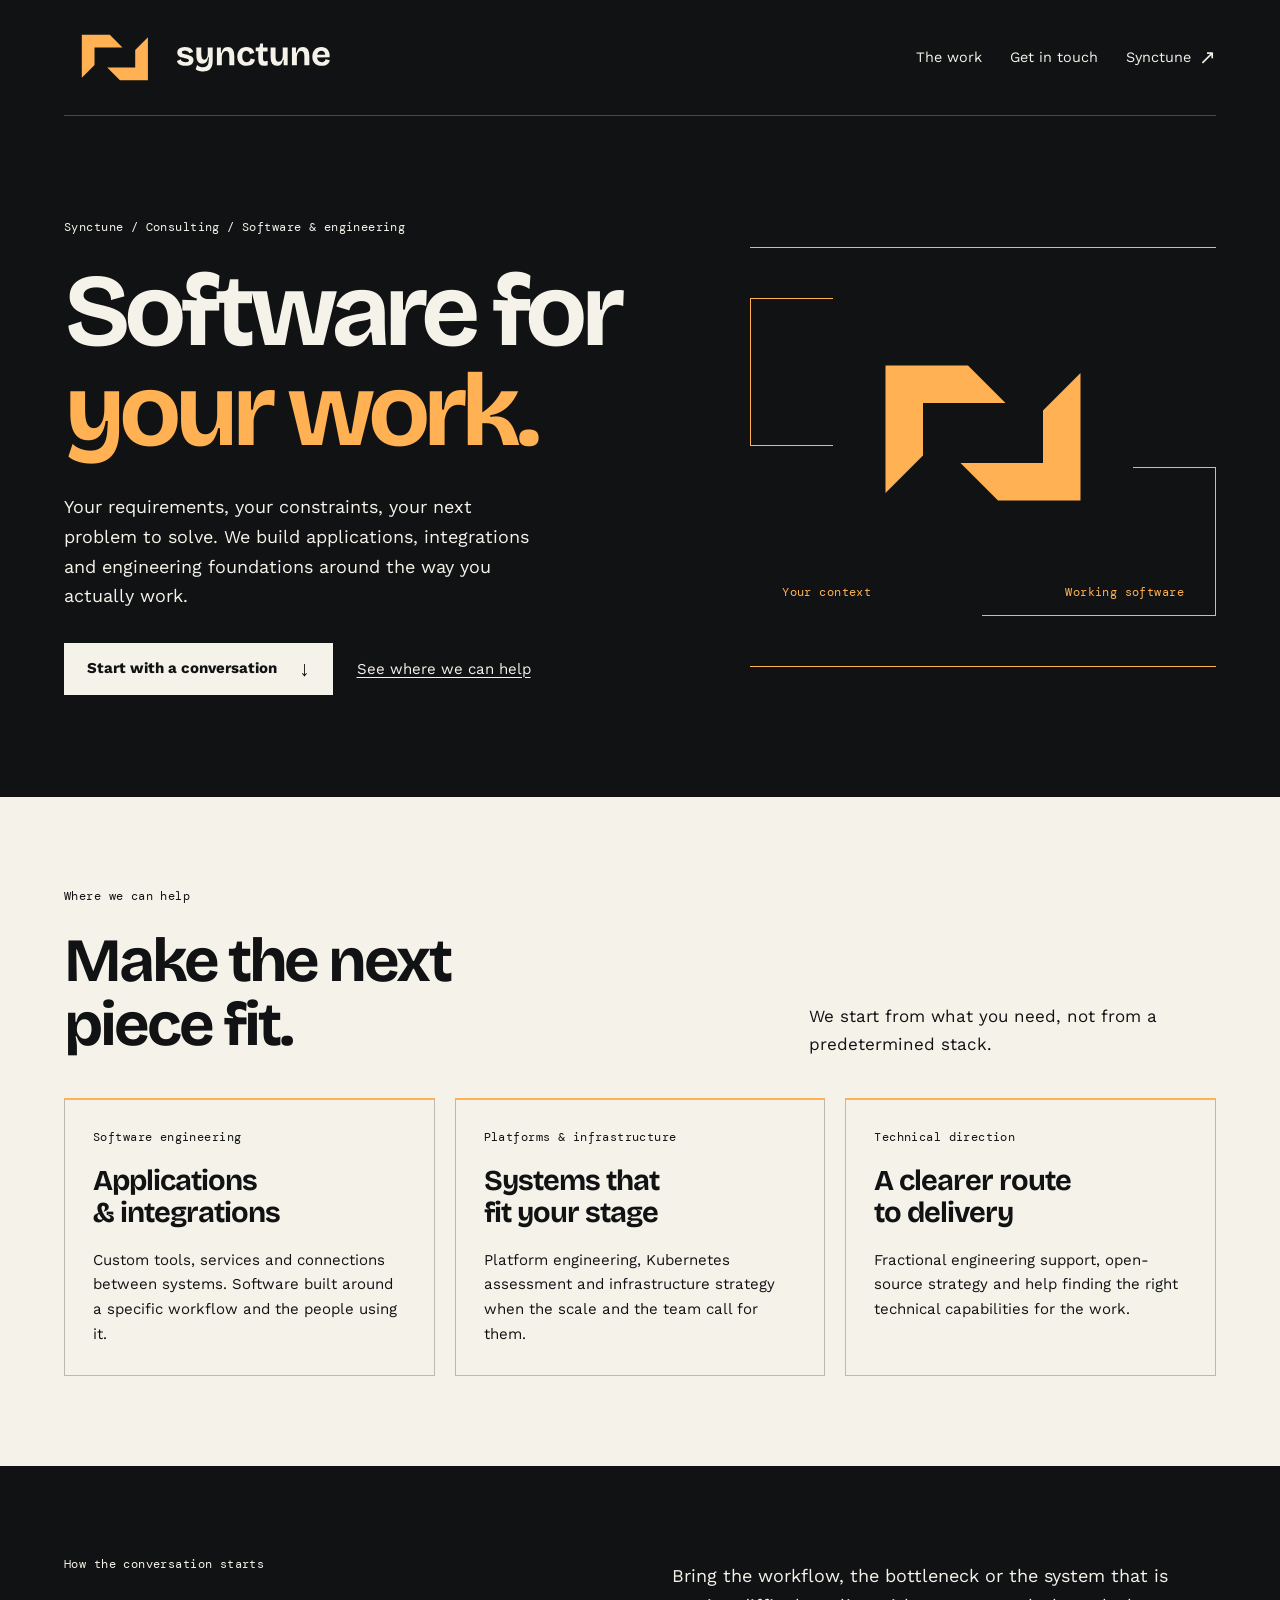
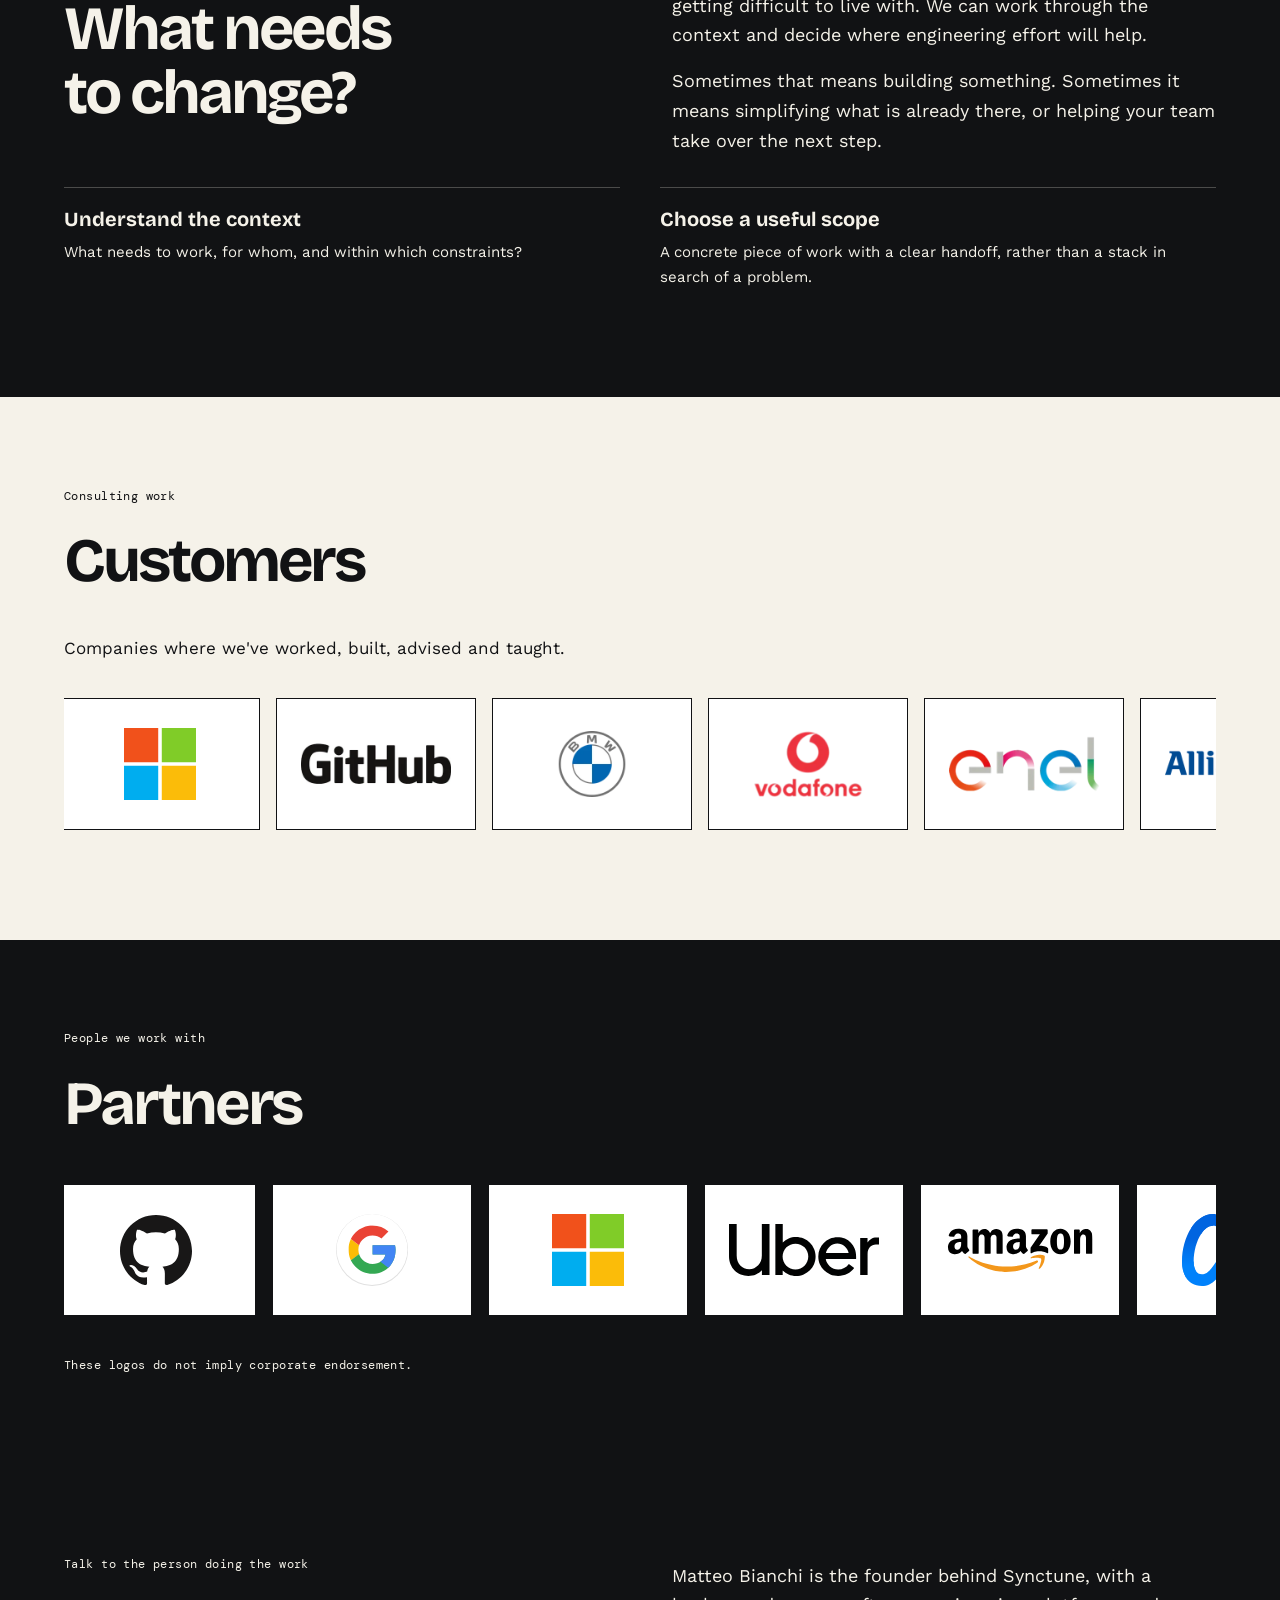
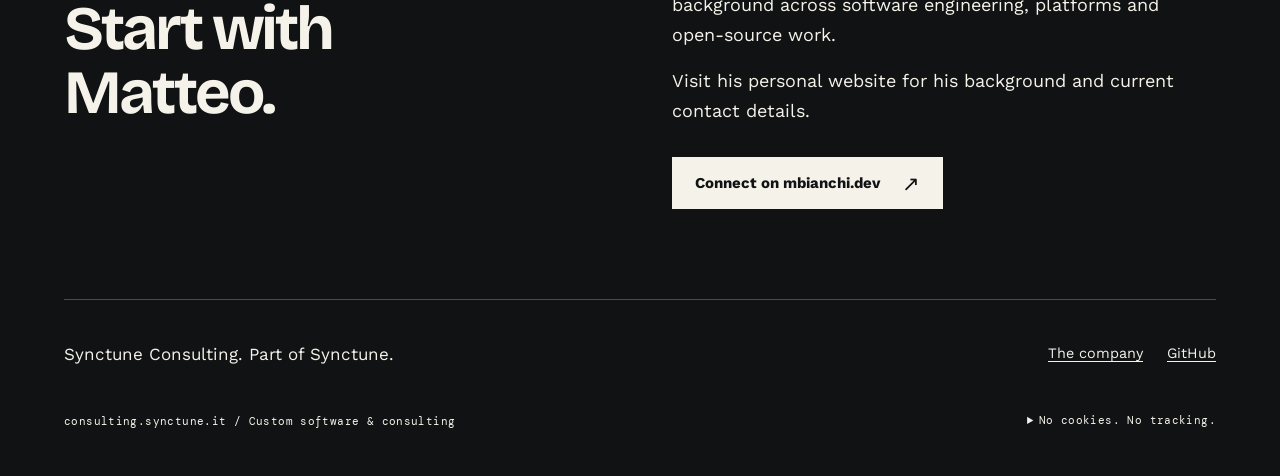
<file: index.html>
<!doctype html>
<html lang="en">
<head>
  <meta charset="utf-8">
  <meta name="viewport" content="width=device-width, initial-scale=1">
  <meta name="description" content="Synctune Consulting: custom software, integrations, platform engineering and open-source strategy. Work with Matteo Bianchi through Synctune.">
  <meta name="theme-color" content="#111214">
  <meta property="og:type" content="website">
  <meta property="og:title" content="Synctune Consulting | Software for your work">
  <meta property="og:description" content="Custom software, integrations, platform engineering and technical direction, built around your context.">
  <meta property="og:url" content="https://consulting.synctune.it/">
  <meta property="og:image" content="https://consulting.synctune.it/assets/social.png">
  <meta property="og:image:alt" content="Synctune Consulting's amber Common ground symbol and wordmark.">
  <link rel="canonical" href="https://consulting.synctune.it/">
  <link rel="icon" href="assets/favicon.svg" type="image/svg+xml">
  <link rel="apple-touch-icon" href="assets/apple-touch-icon.png">
  <link rel="stylesheet" href="assets/styles.css">
  <link rel="stylesheet" href="assets/brand.css">
  <link rel="preload" href="assets/fonts/BricolageGrotesque-Bold.ttf" as="font" type="font/ttf" crossorigin>
  <script src="assets/carousels.js" defer></script>
  <title>Synctune Consulting | Software for your work</title>
</head>
<body>
  <a class="skip-link" href="#main">Skip to content</a>
  <header class="site-header wrap">
    <a class="brand" href="./"><img src="assets/logo.svg" alt="Synctune Consulting home" width="881" height="320"></a>
    <nav class="site-nav" aria-label="Main navigation"><a href="#work">The work</a><a href="#contact">Get in touch</a><a href="https://synctune.it">Synctune <span class="arrow" aria-hidden="true">&#8599;</span></a></nav>
  </header>
  <main id="main" tabindex="-1">
    <section class="branch-hero wrap" aria-labelledby="hero-title">
      <div class="hero-copy"><p class="eyebrow">Synctune / Consulting / Software &amp; engineering</p><h1 id="hero-title">Software for<br><span class="accent">your work.</span></h1><p>Your requirements, your constraints, your next problem to solve. We build applications, integrations and engineering foundations around the way you actually work.</p><div class="actions"><a class="button" href="#contact">Start with a conversation <span class="arrow" aria-hidden="true">&#8595;</span></a><a class="text-link" href="#work">See where we can help</a></div></div>
      <div class="hero-art handoff" aria-hidden="true"><img src="assets/symbol.svg" alt="" width="320" height="320"><div class="art-caption"><span>Your context</span><span>Working software</span></div></div>
    </section>
    <section id="work" class="section light" aria-labelledby="work-title">
      <div class="wrap">
        <div class="section-heading"><div><p class="eyebrow">Where we can help</p><h2 id="work-title">Make the next<br>piece fit.</h2></div><p>We start from what you need, not from a predetermined stack.</p></div>
        <div class="cards">
          <article class="card"><p class="meta">Software engineering</p><h3>Applications<br>&amp; integrations</h3><p>Custom tools, services and connections between systems. Software built around a specific workflow and the people using it.</p></article>
          <article class="card"><p class="meta">Platforms &amp; infrastructure</p><h3>Systems that<br>fit your stage</h3><p>Platform engineering, Kubernetes assessment and infrastructure strategy when the scale and the team call for them.</p></article>
          <article class="card"><p class="meta">Technical direction</p><h3>A clearer route<br>to delivery</h3><p>Fractional engineering support, open-source strategy and help finding the right technical capabilities for the work.</p></article>
        </div>
      </div>
    </section>
    <section class="section wrap" aria-labelledby="context-title">
      <div class="split"><div><p class="eyebrow">How the conversation starts</p><h2 id="context-title">What needs<br>to change?</h2></div><div class="split-copy"><p>Bring the workflow, the bottleneck or the system that is getting difficult to live with. We can work through the context and decide where engineering effort will help.</p><p>Sometimes that means building something. Sometimes it means simplifying what is already there, or helping your team take over the next step.</p></div></div>
      <ul class="service-list"><li><strong>Understand the context</strong><span>What needs to work, for whom, and within which constraints?</span></li><li><strong>Choose a useful scope</strong><span>A concrete piece of work with a clear handoff, rather than a stack in search of a problem.</span></li></ul>
    </section>
    <section id="customers" class="section light" aria-labelledby="customers-title" aria-roledescription="carousel" data-carousel>
      <div class="wrap">
        <div class="section-heading">
          <div><p class="eyebrow">Consulting work</p><h2 id="customers-title">Customers</h2></div>
        </div>
        <p class="logo-context">Companies where we've worked, built, advised and taught.</p>
        <ul id="customer-logos" class="logo-carousel" tabindex="0" aria-label="Customer logos" aria-keyshortcuts="Space" data-carousel-track>
          <li><img src="assets/organization-logos/microsoft.svg" alt="Microsoft" width="2500" height="2500" loading="lazy"></li>
          <li><img src="assets/customer-logos/ghb.webp" alt="GitHub (Microsoft)" width="360" height="160" loading="lazy"></li>
          <li><img src="assets/customer-logos/bmw.webp" alt="BMW" width="360" height="160" loading="lazy"></li>
          <li><img src="assets/customer-logos/vod.webp" alt="Vodafone" width="360" height="160" loading="lazy"></li>
          <li><img src="assets/customer-logos/gas.webp" alt="Enel" width="360" height="160" loading="lazy"></li>
          <li><img src="assets/customer-logos/all.webp" alt="Allianz" width="360" height="160" loading="lazy"></li>
          <li><img src="assets/customer-logos/gen.webp" alt="Generali" width="360" height="160" loading="lazy"></li>
          <li><img src="assets/customer-logos/ing.webp" alt="ING" width="564" height="140" loading="lazy"></li>
          <li><img src="assets/customer-logos/unc.webp" alt="Unicredit" width="360" height="160" loading="lazy"></li>
          <li><img src="assets/customer-logos/bar.webp" alt="Barilla" width="360" height="160" loading="lazy"></li>
          <li><img src="assets/customer-logos/leo.webp" alt="Leonardo" width="360" height="160" loading="lazy"></li>
          <li><img src="assets/customer-logos/frx.webp" alt="Frontex" width="360" height="160" loading="lazy"></li>
          <li><img src="assets/customer-logos/gdf.webp" alt="Italian Ministry of Economy and Finance" width="360" height="160" loading="lazy"></li>
          <li><img src="assets/customer-logos/nki.webp" alt="NKI - Antoni van Leeuwenhoek" width="360" height="160" loading="lazy"></li>
          <li><img src="assets/customer-logos/rpl.webp" alt="Reply" width="360" height="160" loading="lazy"></li>
          <li><img src="assets/customer-logos/rpp.webp" alt="Reply Power" width="360" height="160" loading="lazy"></li>
          <li><img src="assets/customer-logos/ext_rdht.webp" alt="Extraordy (RedHat Partner)" width="360" height="160" loading="lazy"></li>
          <li><img src="assets/customer-logos/mntcrs.webp" alt="MentorCruise" width="360" height="160" loading="lazy"></li>
          <li><img src="assets/customer-logos/ice.webp" alt="Infocert" width="360" height="160" loading="lazy"></li>
          <li><img src="assets/customer-logos/mvctch.webp" alt="MVC Technologies" width="360" height="160" loading="lazy"></li>
          <li><img src="assets/customer-logos/dshr.webp" alt="D-Share" width="360" height="160" loading="lazy"></li>
          <li><img src="assets/customer-logos/roar.webp" alt="Roar" width="360" height="160" loading="lazy"></li>
          <li><img src="assets/customer-logos/omnistrate.svg" alt="Omnistrate" width="284" height="64" loading="lazy"></li>
          <li><img src="assets/customer-logos/abl.webp" alt="Abila" width="360" height="160" loading="lazy"></li>
          <li><img src="assets/customer-logos/zef.webp" alt="Zefi.ai" width="360" height="160" loading="lazy"></li>
          <li><img src="assets/customer-logos/ten.webp" alt="Tenutabene (formerly CambioMarcia, now Unipol)" width="360" height="160" loading="lazy"></li>
          <li><img src="assets/customer-logos/grnc.webp" alt="GreenChic" width="360" height="160" loading="lazy"></li>
          <li><img src="assets/customer-logos/sourcesense.svg" alt="Sourcesense" width="1356" height="203" loading="lazy"></li>
          <li><img src="assets/customer-logos/cpls.webp" alt="Coopolis" width="360" height="160" loading="lazy"></li>
        </ul>
      </div>
    </section>
    <section id="partners" class="section wrap" aria-labelledby="partners-title" aria-roledescription="carousel" data-carousel>
      <div class="section-heading">
        <div><p class="eyebrow">People we work with</p><h2 id="partners-title">Partners</h2></div>
      </div>
      <ul id="partner-logos" class="logo-carousel" tabindex="0" aria-label="Partner logos" aria-describedby="partner-help" aria-keyshortcuts="Space" data-carousel-track>
        <li><img src="assets/organization-logos/github.svg" alt="GitHub" width="24" height="24" loading="lazy"></li>
        <li><img src="assets/organization-logos/google.svg" alt="Google" width="66" height="66" loading="lazy"></li>
        <li><img src="assets/organization-logos/microsoft.svg" alt="Microsoft" width="2500" height="2500" loading="lazy"></li>
        <li><img src="assets/organization-logos/uber.svg" alt="Uber" width="927" height="322" loading="lazy"></li>
        <li><img src="assets/organization-logos/amazon.svg" alt="Amazon" width="384" height="120" loading="lazy"></li>
        <li><img src="assets/organization-logos/meta.svg" alt="Meta" width="288" height="191" loading="lazy"></li>
        <li><img src="assets/organization-logos/apple.svg" alt="Apple" width="271" height="315" loading="lazy"></li>
        <li><img src="assets/organization-logos/netflix.svg" alt="Netflix" width="263" height="480" loading="lazy"></li>
        <li><img src="assets/organization-logos/tesla.svg" alt="Tesla" width="1028" height="1024" loading="lazy"></li>
        <li><img src="assets/organization-logos/nvidia.svg" alt="NVIDIA" width="351" height="259" loading="lazy"></li>
        <li><img src="assets/organization-logos/adobe.svg" alt="Adobe" width="123" height="136" loading="lazy"></li>
        <li><img src="assets/organization-logos/edera.svg" alt="Edera" width="183" height="163" loading="lazy"></li>
        <li><img src="assets/organization-logos/replit.svg" alt="Replit" width="24" height="24" loading="lazy"></li>
        <li><img src="assets/organization-logos/openai.svg" alt="OpenAI" width="180" height="180" loading="lazy"></li>
        <li><img src="assets/organization-logos/anthropic.svg" alt="Anthropic" width="24" height="24" loading="lazy"></li>
      </ul>
      <p id="partner-help" class="meta carousel-hint">These logos do not imply corporate endorsement.</p>
    </section>
    <section id="contact" class="section wrap" aria-labelledby="contact-title">
      <div class="split"><div><p class="eyebrow">Talk to the person doing the work</p><h2 id="contact-title">Start with<br>Matteo.</h2></div><div class="split-copy"><p>Matteo Bianchi is the founder behind Synctune, with a background across software engineering, platforms and open-source work.</p><p>Visit his personal website for his background and current contact details.</p><div class="actions"><a class="button" href="https://mbianchi.dev">Connect on mbianchi.dev <span class="arrow" aria-hidden="true">&#8599;</span></a></div></div></div>
    </section>
  </main>
  <footer class="site-footer wrap">
    <div class="footer-top"><p>Synctune Consulting. Part of Synctune.</p><nav class="footer-links" aria-label="Footer navigation"><a href="https://synctune.it">The company</a><a href="https://github.com/synctune-customers">GitHub</a></nav></div>
    <div class="footer-bottom"><span>consulting.synctune.it / Custom software &amp; consulting</span><details class="privacy"><summary>No cookies. No tracking.</summary><p>This page has no analytics, cookies, forms or booking widgets. Fonts and artwork are local. Logo scrolling runs only in your browser and sends no data. Hosting providers may process standard request data; any external service you visit has its own privacy policy.</p></details></div>
  </footer>
</body>
</html>
</file>
<file: assets/styles.css>
@font-face {
  font-family: "Bricolage Grotesque";
  src: url("fonts/BricolageGrotesque-Bold.ttf") format("truetype");
  font-weight: 700;
  font-style: normal;
  font-display: swap;
}

@font-face {
  font-family: "Work Sans";
  src: url("fonts/WorkSans-Regular.ttf") format("truetype");
  font-weight: 400;
  font-style: normal;
  font-display: swap;
}

@font-face {
  font-family: "Work Sans";
  src: url("fonts/WorkSans-Bold.ttf") format("truetype");
  font-weight: 700;
  font-style: normal;
  font-display: swap;
}

@font-face {
  font-family: "DM Mono";
  src: url("fonts/DMMono-Regular.ttf") format("truetype");
  font-weight: 400;
  font-style: normal;
  font-display: swap;
}

:root {
  color-scheme: dark;
  --ink: #111214;
  --paper: #F5F2E9;
  --rule: rgb(245 242 233 / 25%);
  --gutter: clamp(20px, 5vw, 80px);
  font-family: "Work Sans", sans-serif;
  font-synthesis: none;
  color: var(--paper);
  background: var(--ink);
}

* { box-sizing: border-box; }

html { scroll-padding-top: 24px; }

body {
  margin: 0;
  font-size: 17px;
  line-height: 1.65;
}

::selection {
  color: var(--ink);
  background: var(--signal);
}

a {
  color: inherit;
  text-underline-offset: 0.22em;
  text-decoration-thickness: 1px;
}

:focus-visible {
  outline: 3px solid currentColor;
  outline-offset: 6px;
}

img {
  display: block;
  max-width: 100%;
  height: auto;
}

h1,
h2,
h3,
p,
figure { margin: 0; }

h1,
h2,
h3 {
  font-family: "Bricolage Grotesque", sans-serif;
  font-weight: 700;
  text-wrap: balance;
}

h1 {
  font-size: clamp(3.75rem, 8vw, 7.5rem);
  line-height: 0.98;
  letter-spacing: -0.065em;
}

h2 {
  font-size: clamp(2.4rem, 4.8vw, 4.5rem);
  line-height: 1.04;
  letter-spacing: -0.05em;
}

h3 {
  font-size: 1.8rem;
  line-height: 1.12;
  letter-spacing: -0.035em;
}

p { max-width: 62ch; }
p + p { margin-top: 1rem; }

.wrap {
  width: min(1280px, calc(100% - var(--gutter) * 2));
  margin-inline: auto;
}

.skip-link {
  position: absolute;
  z-index: 10;
  top: 12px;
  left: var(--gutter);
  padding: 12px 20px;
  color: var(--ink);
  background: var(--paper);
  transform: translateY(-160%);
}

.skip-link:focus { transform: none; }

.site-header {
  display: flex;
  justify-content: space-between;
  align-items: center;
  gap: 20px;
  min-height: 116px;
  border-bottom: 1px solid var(--rule);
}

.brand {
  display: block;
  flex: 0 0 auto;
  width: 280px;
}

.site-nav {
  display: flex;
  flex-wrap: wrap;
  align-items: center;
  gap: 8px 28px;
}

.site-nav a,
.footer-links a {
  display: inline-flex;
  align-items: center;
  min-height: 44px;
  font-size: 0.9rem;
}

.site-nav a { gap: 8px; text-decoration: none; }
.site-nav a:hover { color: var(--signal); text-decoration: underline; }

.eyebrow,
.meta,
.art-caption,
.availability,
.footer-bottom {
  font-family: "DM Mono", monospace;
  font-size: 0.75rem;
  font-weight: 400;
  letter-spacing: 0.035em;
  line-height: 1.6;
}

.eyebrow { margin-bottom: 24px; }
.accent { color: var(--signal); }

.branch-hero {
  display: grid;
  grid-template-columns: 1.15fr 0.85fr;
  align-items: center;
  gap: 56px;
  padding-block: clamp(56px, 8vw, 112px);
}

.hero-copy > p:not(.eyebrow) {
  max-width: 44ch;
  margin-top: 30px;
  font-size: 1.125rem;
}

.actions {
  display: flex;
  align-items: center;
  flex-wrap: wrap;
  gap: 12px 24px;
  margin-top: 32px;
}

.button {
  display: inline-flex;
  align-items: center;
  justify-content: center;
  gap: 22px;
  min-height: 52px;
  padding: 12px 22px;
  border: 1px solid var(--paper);
  color: var(--ink);
  background: var(--paper);
  font-size: 0.94rem;
  font-weight: 700;
  line-height: 1.4;
  text-decoration: none;
}

.button:hover {
  border-color: var(--signal);
  background: var(--signal);
}

.light .button {
  border-color: var(--ink);
  color: var(--paper);
  background: var(--ink);
}

.light .button:hover {
  color: var(--ink);
  background: var(--paper);
}

.text-link {
  display: inline-flex;
  align-items: center;
  gap: 16px;
  min-height: 44px;
  font-size: 0.94rem;
}

.arrow {
  display: inline-block;
  flex: 0 0 auto;
  font-family: sans-serif;
  font-size: 1.4em;
  line-height: 1;
}

.hero-art {
  position: relative;
  display: flex;
  flex-direction: column;
  align-items: center;
  justify-content: center;
  min-height: 420px;
  padding: 32px;
  border-block: 1px solid var(--rule);
  isolation: isolate;
}

.hero-art > img {
  z-index: 1;
  width: min(100%, 300px);
}

.art-caption {
  z-index: 1;
  display: flex;
  justify-content: space-between;
  flex-wrap: wrap;
  gap: 12px;
  width: 100%;
  margin-top: 28px;
}

.section { padding-block: clamp(56px, 7vw, 96px); }

.light {
  color-scheme: light;
  --rule: rgb(17 18 20 / 25%);
  color: var(--ink);
  background: var(--paper);
}

.section-heading {
  display: flex;
  align-items: end;
  justify-content: space-between;
  gap: 32px;
  margin-bottom: 40px;
}

.section-heading h2 { max-width: 17ch; }
.section-heading > p { max-width: 37ch; }

.feature {
  display: grid;
  grid-template-columns: 0.85fr 1.15fr;
  align-items: center;
  gap: 56px;
}

.feature-art {
  display: flex;
  flex-direction: column;
  align-items: center;
  justify-content: center;
  min-height: 310px;
  padding: 32px;
  border-top: 4px solid var(--signal);
  color: var(--paper);
  background: var(--ink);
}

.feature-art img { width: 180px; }
.feature-art .meta { margin-top: 16px; }

.feature-type {
  color: var(--signal);
  font-family: "Bricolage Grotesque", sans-serif;
  font-size: clamp(5rem, 12vw, 10rem);
  line-height: 1;
  letter-spacing: -0.07em;
}

.feature-copy h2 { margin-bottom: 24px; }
.feature-copy .meta { margin-bottom: 16px; }

.cards {
  display: grid;
  grid-template-columns: repeat(3, minmax(0, 1fr));
  gap: 20px;
}

.card {
  display: flex;
  flex-direction: column;
  align-items: start;
  gap: 18px;
  min-height: 272px;
  padding: 28px;
  border: 1px solid var(--rule);
  border-top: 2px solid var(--signal);
}

.card h3 { overflow-wrap: anywhere; }
.card p:not(.meta) { font-size: 0.94rem; }
.card > a,
.card > .availability { margin-top: auto; }
.availability { padding-top: 8px; color: var(--signal); }
.light .availability { color: var(--ink); }

.split {
  display: grid;
  grid-template-columns: 1fr 1fr;
  gap: 64px;
  align-items: start;
}

.split h2 { max-width: 14ch; }
.split-copy { padding-top: 6px; }
.split-copy > p { font-size: 1.125rem; }
.split-copy .text-link { margin-top: 20px; }

.note {
  margin-top: 36px;
  padding-left: 24px;
  border-left: 2px solid var(--signal);
  font-size: 0.875rem;
}

.service-list {
  display: grid;
  grid-template-columns: 1fr 1fr;
  gap: 0 40px;
  padding: 0;
  margin: 32px 0 0;
  list-style: none;
}

.service-list li {
  padding-block: 18px;
  border-top: 1px solid var(--rule);
}

.service-list strong {
  display: block;
  font-family: "Bricolage Grotesque", sans-serif;
  font-size: 1.25rem;
  line-height: 1.3;
}

.service-list span { display: block; margin-top: 8px; font-size: 0.94rem; }

.contact-band {
  display: flex;
  align-items: center;
  flex-wrap: wrap;
  justify-content: space-between;
  gap: 32px;
  padding-block: 48px;
  border-top: 1px solid var(--rule);
}

.contact-band h2 { max-width: 17ch; }

.site-footer {
  padding-block: 32px;
  border-top: 1px solid var(--rule);
}

.footer-top,
.footer-bottom {
  display: flex;
  flex-wrap: wrap;
  justify-content: space-between;
  align-items: center;
  gap: 16px 32px;
}

.footer-top { margin-bottom: 24px; }
.footer-links { display: flex; flex-wrap: wrap; gap: 4px 24px; }
.footer-bottom { font-size: 0.6875rem; }
.footer-bottom > a { display: inline-flex; align-items: center; min-height: 44px; }

.privacy { max-width: 65ch; }
.privacy summary { cursor: pointer; min-height: 44px; padding-block: 12px; }
.privacy p { margin-block: 8px 20px; font-family: "Work Sans", sans-serif; font-size: 0.875rem; letter-spacing: normal; }

@media (max-width: 1000px) {
  .branch-hero { gap: 32px; }
  h1 { font-size: clamp(3.5rem, 8vw, 6rem); }
  .hero-art { min-height: 350px; padding: 20px; }
  .cards { grid-template-columns: repeat(2, minmax(0, 1fr)); }
  .feature { gap: 32px; }
  .split { gap: 32px; }
}

@media (max-width: 700px) {
  .site-header { flex-direction: column; align-items: start; gap: 0; padding-bottom: 16px; }
  .brand { width: 248px; margin-left: -8px; }
  .site-nav { width: 100%; justify-content: space-between; gap: 8px 16px; }
  .site-nav a { font-size: 0.875rem; }
  .branch-hero { grid-template-columns: 1fr; gap: 44px; }
  h1 { font-size: clamp(3.5rem, 12.5vw, 5.5rem); }
  .hero-art { min-height: 320px; }
  .hero-art > img { width: 220px; }
  .cards,
  .feature,
  .split,
  .service-list { grid-template-columns: 1fr; }
  .section-heading { flex-direction: column; align-items: start; }
  .feature-art { min-height: 260px; }
  .card { min-height: 230px; }
  .contact-band .button { max-width: 100%; }
}

@media (prefers-reduced-motion: no-preference) {
  .button { transition: background-color 160ms ease, border-color 160ms ease; }
}

@media print {
  :root { color-scheme: light; color: #111214; background: white; }
  .site-header, .site-footer, .hero-art { display: none; }
  .branch-hero { display: block; }
  .accent, .availability { color: #111214; }
  .cards { grid-template-columns: 1fr 1fr; }
  .card { break-inside: avoid; border-color: #111214; }
}
</file>
<file: assets/brand.css>
:root { --signal: #FFB153; }

.handoff { border-color: var(--signal); }

.handoff::before,
.handoff::after {
  content: "";
  position: absolute;
  z-index: -1;
  width: 50%;
  height: 35%;
  border: 1px solid var(--signal);
}

.handoff::before { top: 12%; left: 0; border-right: 0; }
.handoff::after { bottom: 12%; right: 0; border-left: 0; }
.handoff > img { background: var(--ink); }
.handoff .art-caption {
  color: var(--signal);
  transform: translateY(-28px);
}

.logo-context {
  margin-bottom: 28px;
}

.logo-carousel {
  display: grid;
  grid-auto-flow: column;
  grid-auto-columns: clamp(160px, 18vw, 200px);
  gap: 16px;
  padding: 8px 0 20px;
  margin: 0;
  overflow-x: auto;
  overflow-anchor: none;
  overscroll-behavior-x: contain;
  scroll-snap-type: x mandatory;
  list-style: none;
}

.logo-carousel li {
  display: grid;
  place-items: center;
  min-height: 132px;
  padding: 24px;
  border: 1px solid #111214;
  color: var(--ink);
  color-scheme: light;
  background: #FFFFFF;
  scroll-snap-align: start;
}

.logo-carousel img {
  width: 100%;
  height: 72px;
  object-fit: contain;
}

.logo-carousel[data-looping] {
  scroll-snap-type: none;
}

.carousel-hint {
  margin-top: 20px;
}

@media print {
  .carousel-hint {
    display: none;
  }

  .logo-carousel {
    grid-auto-flow: row;
    grid-template-columns: repeat(4, minmax(0, 1fr));
    grid-auto-columns: auto;
    overflow: visible;
  }

  .logo-carousel li {
    break-inside: avoid;
  }
}
</file>
